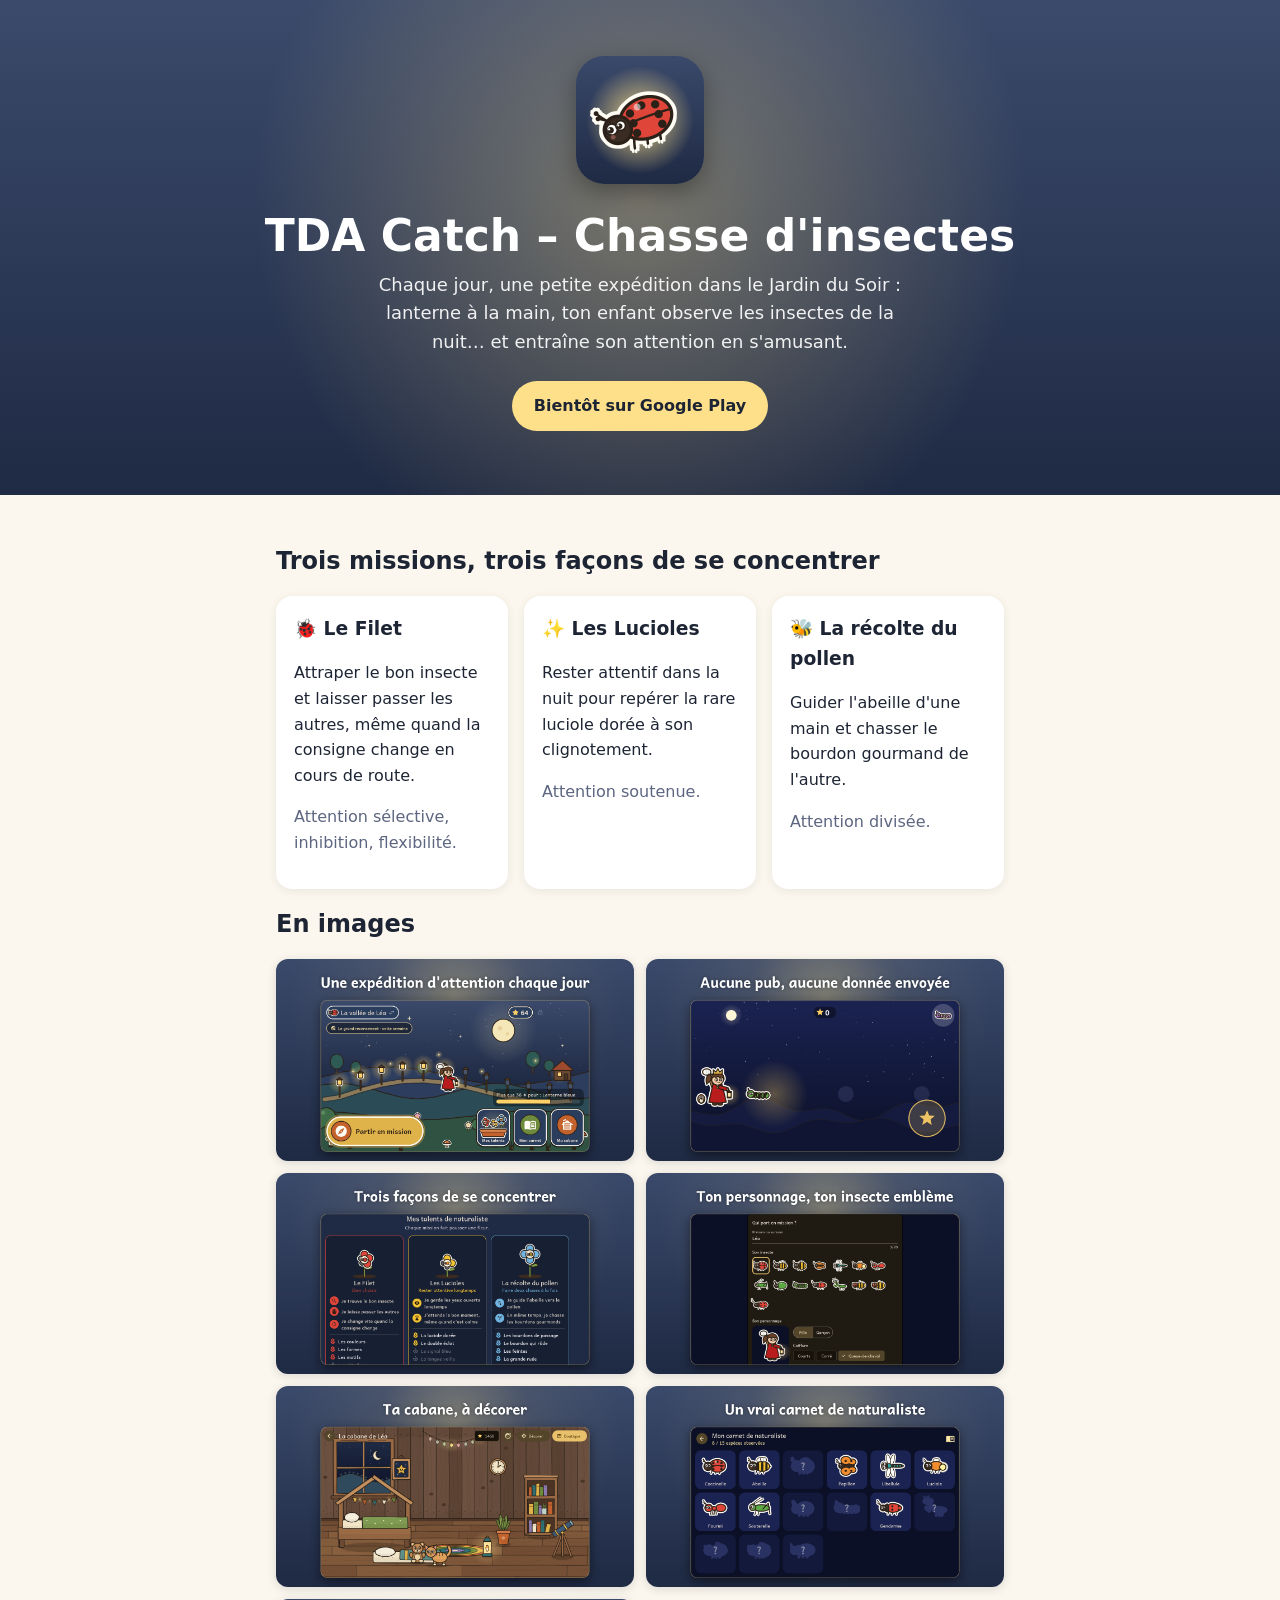
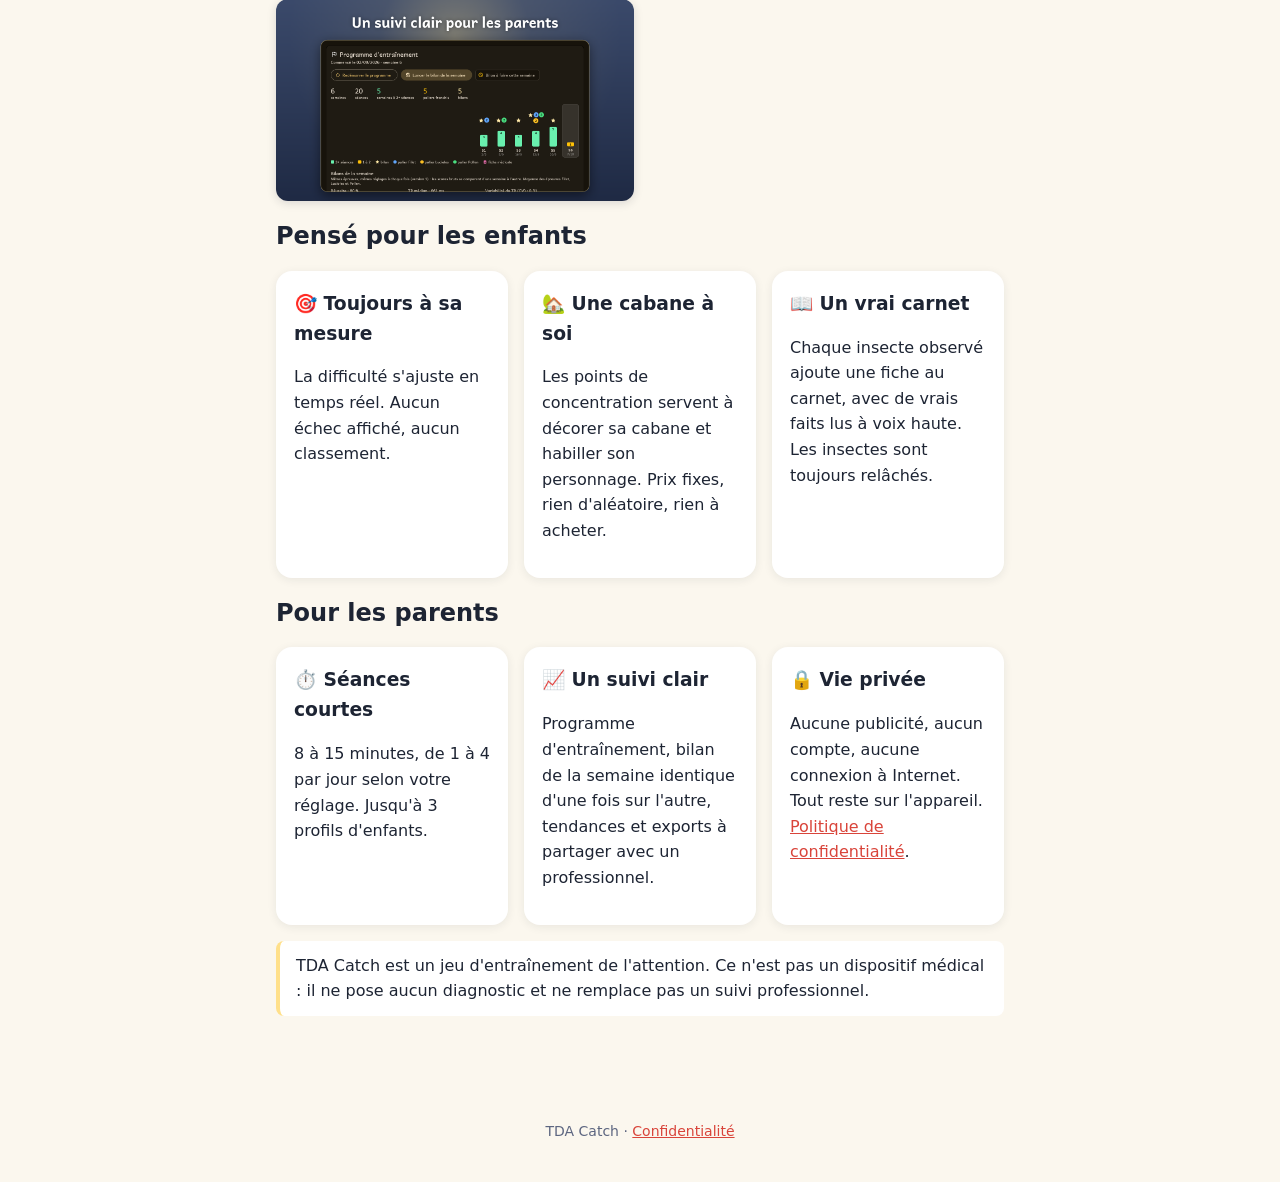
<file: docs/index.html>
<!doctype html>
<html lang="fr">
<head>
<meta charset="utf-8">
<meta name="viewport" content="width=device-width, initial-scale=1">
<title>TDA Catch</title>
<meta name="description" content="Un jeu d'attention tout doux pour les enfants : observer les insectes du Jardin du Soir. Sans publicité, sans Internet.">
<link rel="icon" href="icon-512.png">
<link rel="stylesheet" href="style.css">
</head>
<body>
<header class="hero">
  <img class="icon" src="icon-512.png" alt="Icône de TDA Catch : une coccinelle">
  <h1>TDA Catch – Chasse d'insectes</h1>
  <p>Chaque jour, une petite expédition dans le Jardin du Soir : lanterne à la main, ton enfant observe les insectes de la nuit… et entraîne son attention en s'amusant.</p>
  <a class="badge" href="#telecharger">Bientôt sur Google Play</a>
</header>

<main class="page">
  <h2>Trois missions, trois façons de se concentrer</h2>
  <div class="grid">
    <div class="card"><h3>🐞 Le Filet</h3><p>Attraper le bon insecte et laisser passer les autres, même quand la consigne change en cours de route.</p><p class="muted">Attention sélective, inhibition, flexibilité.</p></div>
    <div class="card"><h3>✨ Les Lucioles</h3><p>Rester attentif dans la nuit pour repérer la rare luciole dorée à son clignotement.</p><p class="muted">Attention soutenue.</p></div>
    <div class="card"><h3>🐝 La récolte du pollen</h3><p>Guider l'abeille d'une main et chasser le bourdon gourmand de l'autre.</p><p class="muted">Attention divisée.</p></div>
  </div>

  <h2>En images</h2>
  <div class="shots">
    <img src="img/1-accueil.png" alt="L'accueil : la vallée du Jardin du Soir" loading="lazy">
    <img src="img/2-mission.png" alt="Une mission en cours" loading="lazy">
    <img src="img/3-talents.png" alt="Les talents : trois fleurs qui grandissent" loading="lazy">
    <img src="img/4-personnage.png" alt="Choisir son personnage" loading="lazy">
    <img src="img/5-cabane.png" alt="La cabane à décorer" loading="lazy">
    <img src="img/6-carnet.png" alt="Le carnet de naturaliste" loading="lazy">
    <img src="img/7-parents.png" alt="Le suivi pour les parents" loading="lazy">
  </div>

  <h2>Pensé pour les enfants</h2>
  <div class="grid">
    <div class="card"><h3>🎯 Toujours à sa mesure</h3><p>La difficulté s'ajuste en temps réel. Aucun échec affiché, aucun classement.</p></div>
    <div class="card"><h3>🏡 Une cabane à soi</h3><p>Les points de concentration servent à décorer sa cabane et habiller son personnage. Prix fixes, rien d'aléatoire, rien à acheter.</p></div>
    <div class="card"><h3>📖 Un vrai carnet</h3><p>Chaque insecte observé ajoute une fiche au carnet, avec de vrais faits lus à voix haute. Les insectes sont toujours relâchés.</p></div>
  </div>

  <h2>Pour les parents</h2>
  <div class="grid">
    <div class="card"><h3>⏱️ Séances courtes</h3><p>8 à 15 minutes, de 1 à 4 par jour selon votre réglage. Jusqu'à 3 profils d'enfants.</p></div>
    <div class="card"><h3>📈 Un suivi clair</h3><p>Programme d'entraînement, bilan de la semaine identique d'une fois sur l'autre, tendances et exports à partager avec un professionnel.</p></div>
    <div class="card"><h3>🔒 Vie privée</h3><p>Aucune publicité, aucun compte, aucune connexion à Internet. Tout reste sur l'appareil. <a href="privacy.html">Politique de confidentialité</a>.</p></div>
  </div>

  <p class="note" id="telecharger">TDA Catch est un jeu d'entraînement de l'attention. Ce n'est pas un dispositif médical : il ne pose aucun diagnostic et ne remplace pas un suivi professionnel.</p>
</main>

<footer>TDA Catch · <a href="privacy.html">Confidentialité</a></footer>
</body>
</html>
</file>
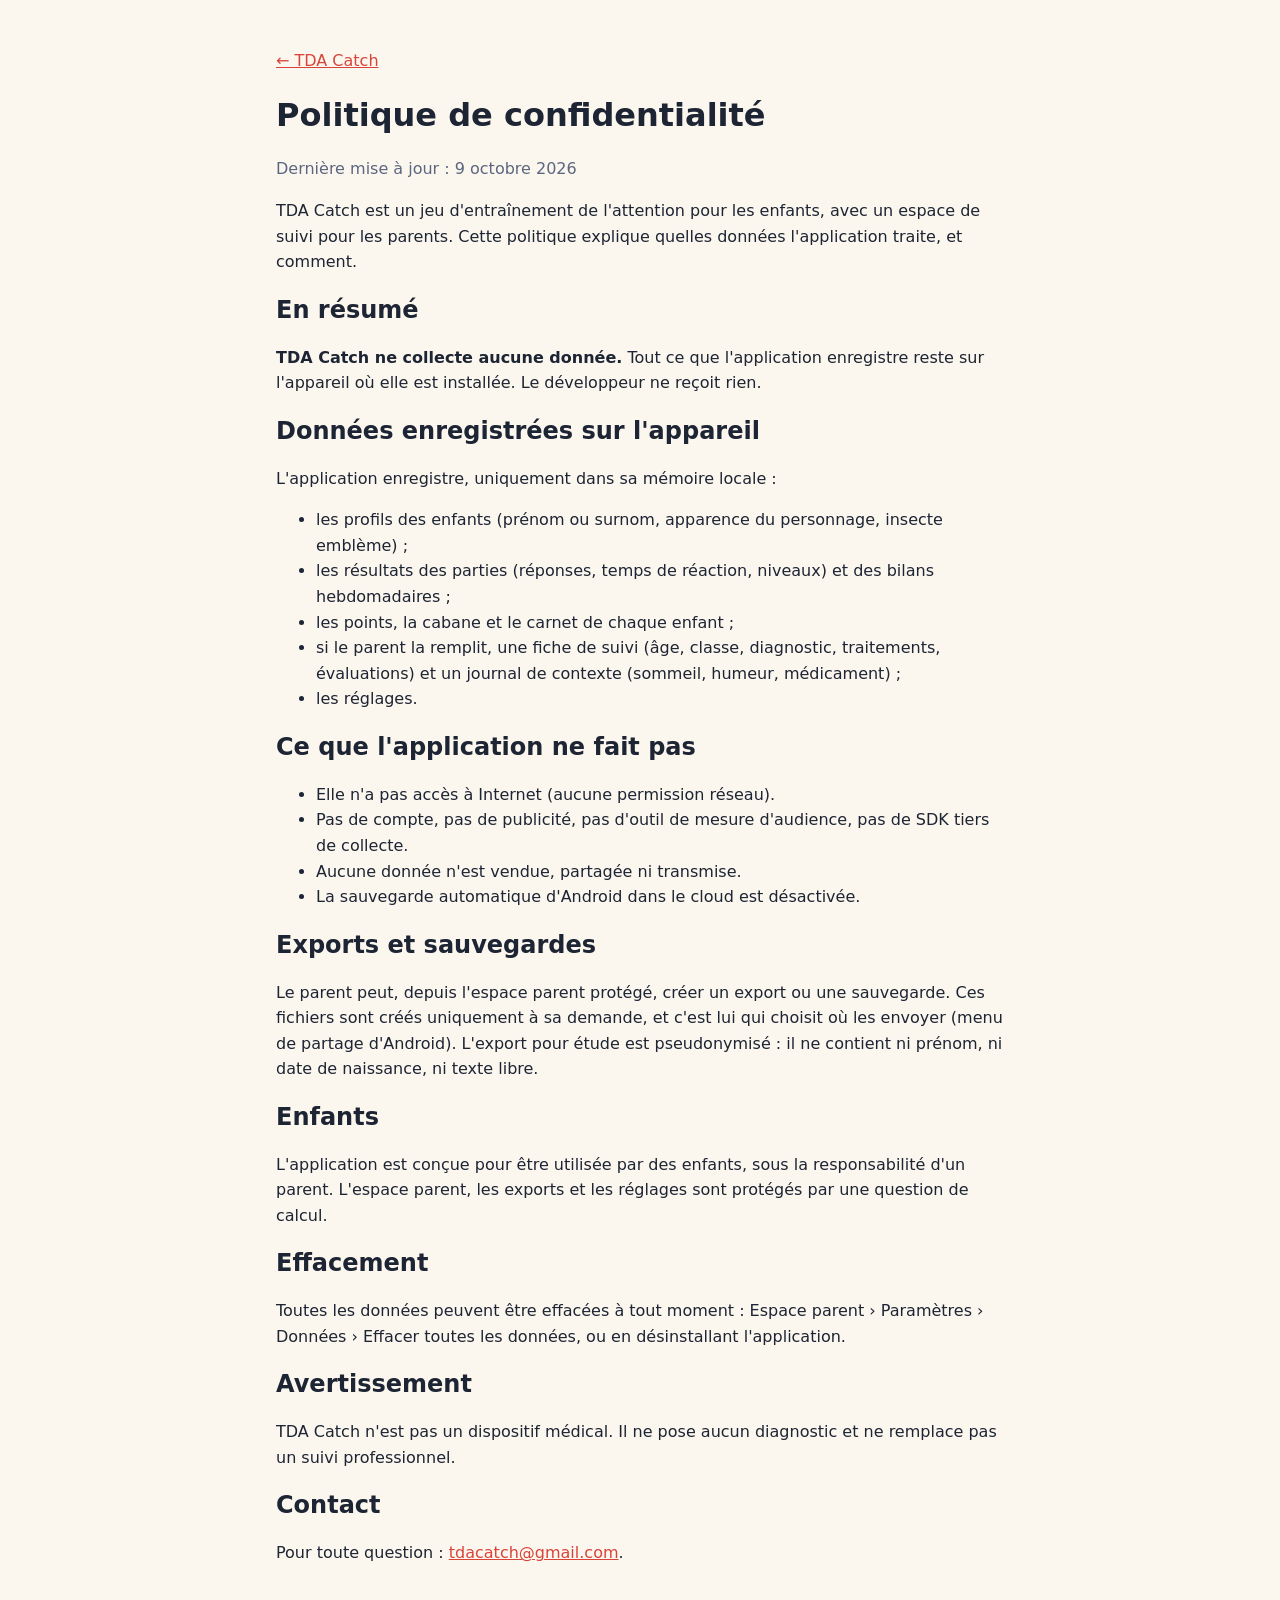
<file: docs/privacy.html>
<!doctype html>
<html lang="fr">
<head>
<meta charset="utf-8">
<meta name="viewport" content="width=device-width, initial-scale=1">
<title>Confidentialité — TDA Catch</title>
<link rel="icon" href="icon-512.png">
<link rel="stylesheet" href="style.css">
</head>
<body>
<main class="page">
<p><a href="index.html">← TDA Catch</a></p>
<h1>Politique de confidentialité</h1>
<p class="muted">Dernière mise à jour : 9 octobre 2026</p>

<p>TDA Catch est un jeu d'entraînement de l'attention pour les enfants, avec un espace de suivi pour les parents. Cette politique explique quelles données l'application traite, et comment.</p>

<h2>En résumé</h2>
<p><strong>TDA Catch ne collecte aucune donnée.</strong> Tout ce que l'application enregistre reste sur l'appareil où elle est installée. Le développeur ne reçoit rien.</p>

<h2>Données enregistrées sur l'appareil</h2>
<p>L'application enregistre, uniquement dans sa mémoire locale :</p>
<ul>
<li>les profils des enfants (prénom ou surnom, apparence du personnage, insecte emblème) ;</li>
<li>les résultats des parties (réponses, temps de réaction, niveaux) et des bilans hebdomadaires ;</li>
<li>les points, la cabane et le carnet de chaque enfant ;</li>
<li>si le parent la remplit, une fiche de suivi (âge, classe, diagnostic, traitements, évaluations) et un journal de contexte (sommeil, humeur, médicament) ;</li>
<li>les réglages.</li>
</ul>

<h2>Ce que l'application ne fait pas</h2>
<ul>
<li>Elle n'a pas accès à Internet (aucune permission réseau).</li>
<li>Pas de compte, pas de publicité, pas d'outil de mesure d'audience, pas de SDK tiers de collecte.</li>
<li>Aucune donnée n'est vendue, partagée ni transmise.</li>
<li>La sauvegarde automatique d'Android dans le cloud est désactivée.</li>
</ul>

<h2>Exports et sauvegardes</h2>
<p>Le parent peut, depuis l'espace parent protégé, créer un export ou une sauvegarde. Ces fichiers sont créés uniquement à sa demande, et c'est lui qui choisit où les envoyer (menu de partage d'Android). L'export pour étude est pseudonymisé : il ne contient ni prénom, ni date de naissance, ni texte libre.</p>

<h2>Enfants</h2>
<p>L'application est conçue pour être utilisée par des enfants, sous la responsabilité d'un parent. L'espace parent, les exports et les réglages sont protégés par une question de calcul.</p>

<h2>Effacement</h2>
<p>Toutes les données peuvent être effacées à tout moment : Espace parent › Paramètres › Données › Effacer toutes les données, ou en désinstallant l'application.</p>

<h2>Avertissement</h2>
<p>TDA Catch n'est pas un dispositif médical. Il ne pose aucun diagnostic et ne remplace pas un suivi professionnel.</p>

<h2>Contact</h2>
<p>Pour toute question : <a href="mailto:tdacatch@gmail.com">tdacatch@gmail.com</a>.</p>
</main>
</body>
</html>
</file>
<file: docs/style.css>
:root {
  --night: #1f2a44;
  --dusk: #3b4a6b;
  --glow: #ffe08a;
  --ink: #1d2433;
  --paper: #fbf7ee;
  --muted: #5d6680;
  --red: #d9443a;
}
* { box-sizing: border-box; }
body {
  margin: 0;
  font-family: "Andika", "Segoe UI", system-ui, sans-serif;
  color: var(--ink);
  background: var(--paper);
  line-height: 1.6;
}
a { color: var(--red); }
.page { max-width: 760px; margin: 0 auto; padding: 32px 16px 64px; }
.muted { color: var(--muted); }
.todo { background: #ffe9a8; padding: 0 4px; border-radius: 4px; }
h1, h2 { line-height: 1.25; }
.hero {
  color: #fff;
  background: radial-gradient(circle at 50% 40%, rgba(255,224,138,.35), transparent 55%),
              linear-gradient(var(--dusk), var(--night));
  text-align: center;
  padding: 56px 16px 64px;
}
.hero img.icon { width: 128px; height: 128px; border-radius: 28px; box-shadow: 0 8px 24px rgba(0,0,0,.35); }
.hero h1 { font-size: clamp(28px, 6vw, 44px); margin: 16px 0 8px; }
.hero p { max-width: 560px; margin: 0 auto; font-size: 18px; opacity: .92; }
.badge {
  display: inline-block; margin-top: 24px; padding: 12px 22px; border-radius: 999px;
  background: var(--glow); color: var(--ink); font-weight: 700; text-decoration: none;
}
.grid { display: grid; gap: 16px; grid-template-columns: repeat(auto-fit, minmax(210px, 1fr)); }
.card { background: #fff; border-radius: 16px; padding: 18px; box-shadow: 0 2px 10px rgba(29,36,51,.08); }
.card h3 { margin: 0 0 6px; }
.shots { display: grid; gap: 12px; grid-template-columns: repeat(auto-fit, minmax(260px, 1fr)); }
.shots img { width: 100%; border-radius: 12px; box-shadow: 0 2px 10px rgba(29,36,51,.15); }
.note { border-left: 4px solid var(--glow); background: #fff; padding: 12px 16px; border-radius: 8px; }
footer { text-align: center; color: var(--muted); font-size: 14px; padding: 24px 16px 40px; }
</file>
